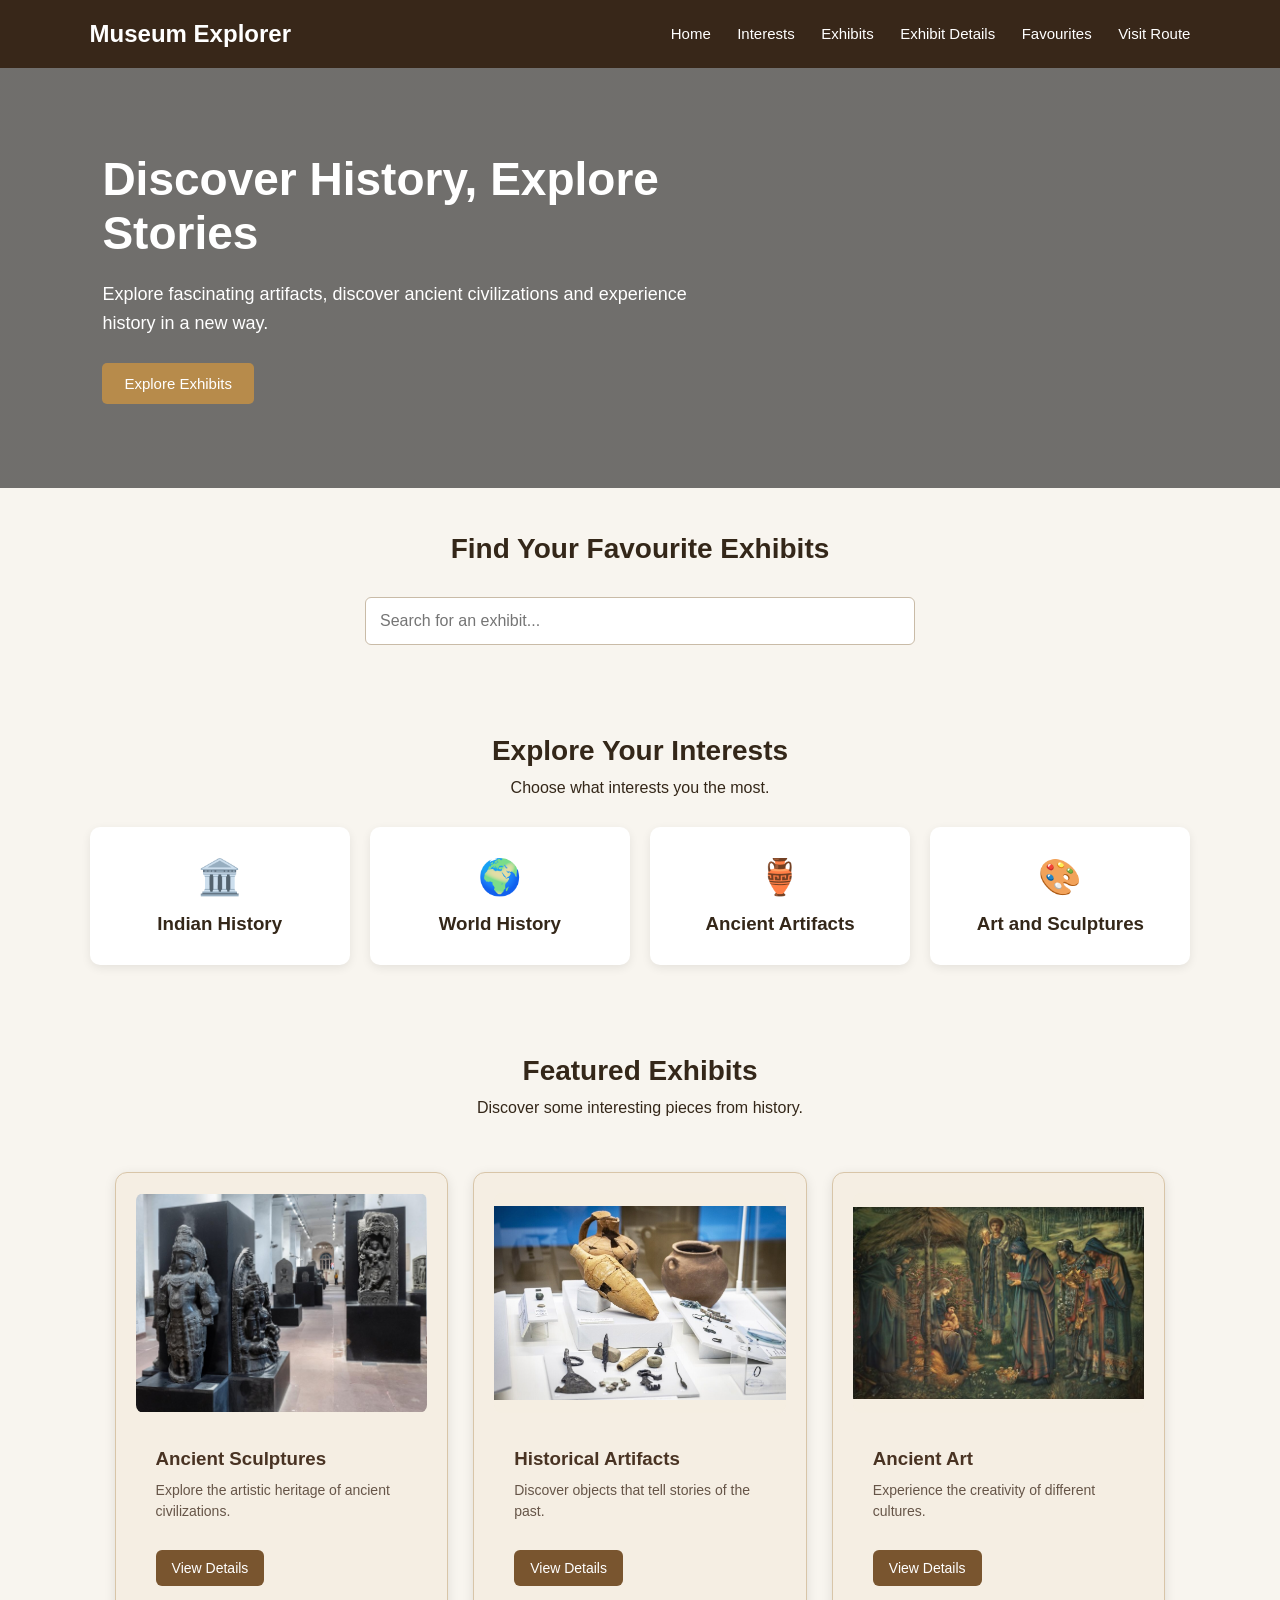
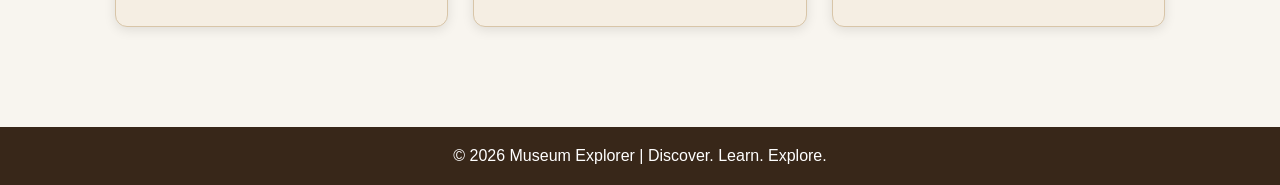
<file: index.html>
<!DOCTYPE html>
<html lang="en">
<head>
    <meta charset="UTF-8">
    <meta name="viewport" content="width=device-width, initial-scale=1.0">
    <title>Museum Visitor Experience</title>

    <link rel="stylesheet" href="style.css">
</head>
<body>

    <header>
        <div class="logo">Museum Explorer</div>

        <nav>
    <a href="index.html">Home</a>
    <a href="interests.html">Interests</a>
    <a href="recommendations.html">Exhibits</a>
    <a href="details.html">Exhibit Details</a>
    <a href="favourites.html">Favourites</a>
    <a href="route.html">Visit Route</a>


        </nav>
    </header>

    <section class="hero">
        <div class="hero-content">
            <h1>Discover History, Explore Stories</h1>

            <p>
                Explore fascinating artifacts, discover ancient
                civilizations and experience history in a new way.
            </p>

            <button onclick="exploreExhibits()">
                Explore Exhibits
            </button>
        </div>
    </section>

    <section class="search-section">
        <h2>Find Your Favourite Exhibits</h2>

        <input
            type="text"
            id="searchInput"
            placeholder="Search for an exhibit..."
            onkeyup="searchExhibits()"
        >
    </section>

    <section class="interests" id="interests">
        <h2>Explore Your Interests</h2>
        <p>Choose what interests you the most.</p>

        <div class="category-container">

            <div class="category-card">
                <span>🏛️</span>
                <h3>Indian History</h3>
            </div>

            <div class="category-card">
                <span>🌍</span>
                <h3>World History</h3>
            </div>

            <div class="category-card">
                <span>🏺</span>
                <h3>Ancient Artifacts</h3>
            </div>

            <div class="category-card">
                <span>🎨</span>
                <h3>Art and Sculptures</h3>
            </div>

        </div>
    </section>

    <section class="exhibits" id="exhibits">
        <h2>Featured Exhibits</h2>
        <p>Discover some interesting pieces from history.</p>

        <div class="exhibit-container">

            <div class="exhibit-card">
                <img src="sculpture.jpg"
                      alt="Ancient Sculptures">

                <div class="card-content">
                    <h3>Ancient Sculptures</h3>
                    <p>Explore the artistic heritage of ancient civilizations.</p>
                    <a href="details.html?exhibit=ashoka">View Details</a>
                </div>
            </div>

            <div class="exhibit-card">
                <img src="Historical artifacts.jpg"
                     alt="Historical artifacts">

                <div class="card-content">
                    <h3>Historical Artifacts</h3>
                    <p>Discover objects that tell stories of the past.</p>
                    <a href="details.html?exhibit=indus">View Details</a>
                </div>
            </div>

            <div class="exhibit-card">
                <img src="ancient-art.jpg"
                     alt="Ancient artwork">

                <div class="card-content">
                    <h3>Ancient Art</h3>
                    <p>Experience the creativity of different cultures.</p>
                    <a href="details.html?exhibit=mughal">View Details</a>
                </div>
            </div>

        </div>
    </section>

    <footer>
        <p>© 2026 Museum Explorer | Discover. Learn. Explore.</p>
    </footer>

    <script src="script.js"></script>

</body>
</html>
</file>
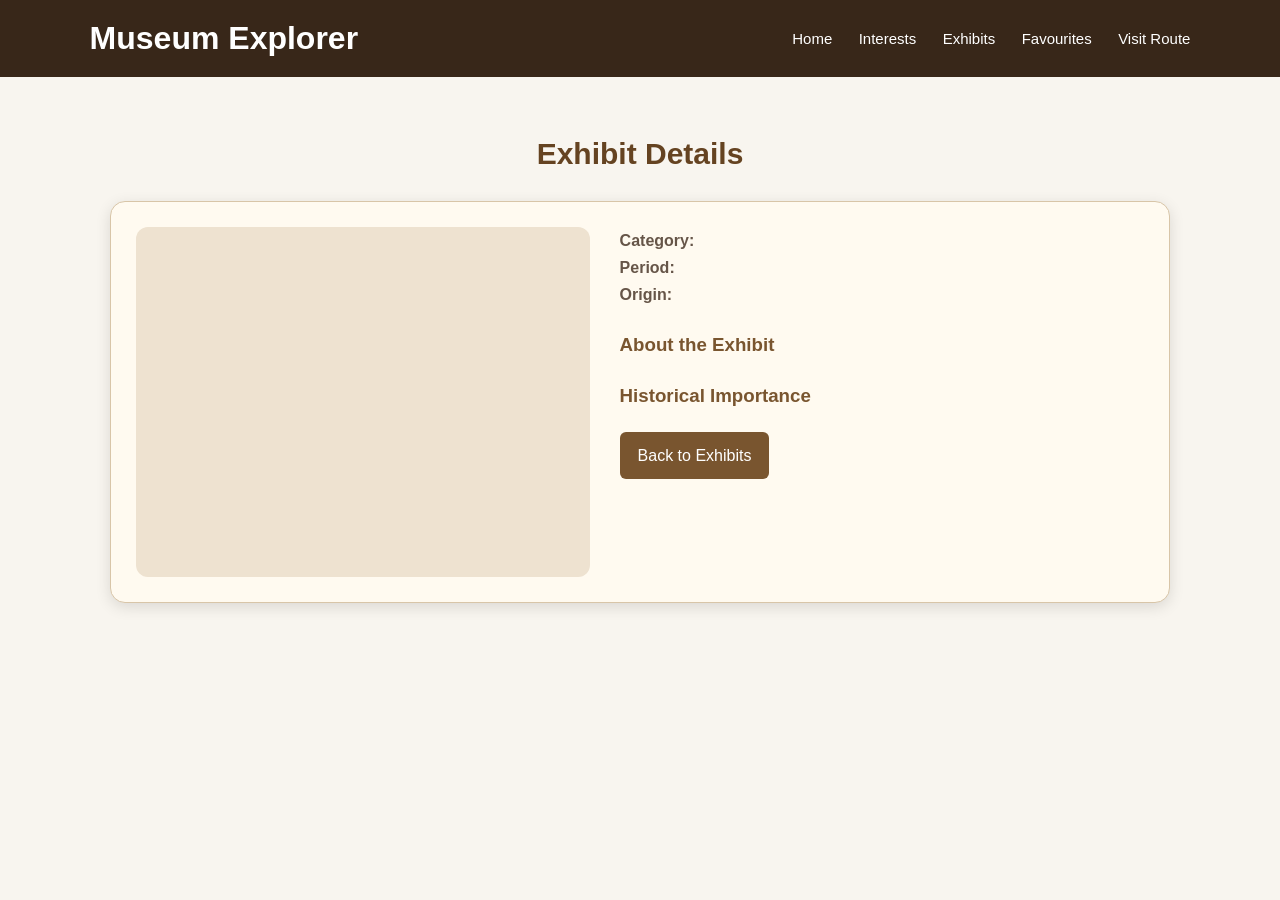
<file: details.html>
<!DOCTYPE html>
<html>
<head>
    <title>Exhibit Details - Museum Explorer</title>
    <link rel="stylesheet" href="style.css">
</head>
<body>

    <header>
        <h1>Museum Explorer</h1>

        <nav>
            <a href="index.html">Home</a>
            <a href="interests.html">Interests</a>
            <a href="recommendations.html">Exhibits</a>
            <a href="favourites.html">Favourites</a>
            <a href="route.html">Visit Route</a>
        </nav>
    </header>

    <section class="details-section">

        <h2 id="exhibit-name">Exhibit Details</h2>

        <div class="details-card">

            <div class="details-image" id="exhibit-image">
            </div>

            <div class="details-content">

                <h2 id="exhibit-title"></h2>

                <p><strong>Category:</strong> <span id="category"></span></p>

                <p><strong>Period:</strong> <span id="period"></span></p>

                <p><strong>Origin:</strong> <span id="origin"></span></p>

                <h3>About the Exhibit</h3>
                <p id="about"></p>

                <h3>Historical Importance</h3>
                <p id="importance"></p>

                <a href="recommendations.html" class="back-button">
                    Back to Exhibits
                </a>

            </div>
        </div>

    </section>

    <script src="script.js"></script>

</body>
</html>
</file>
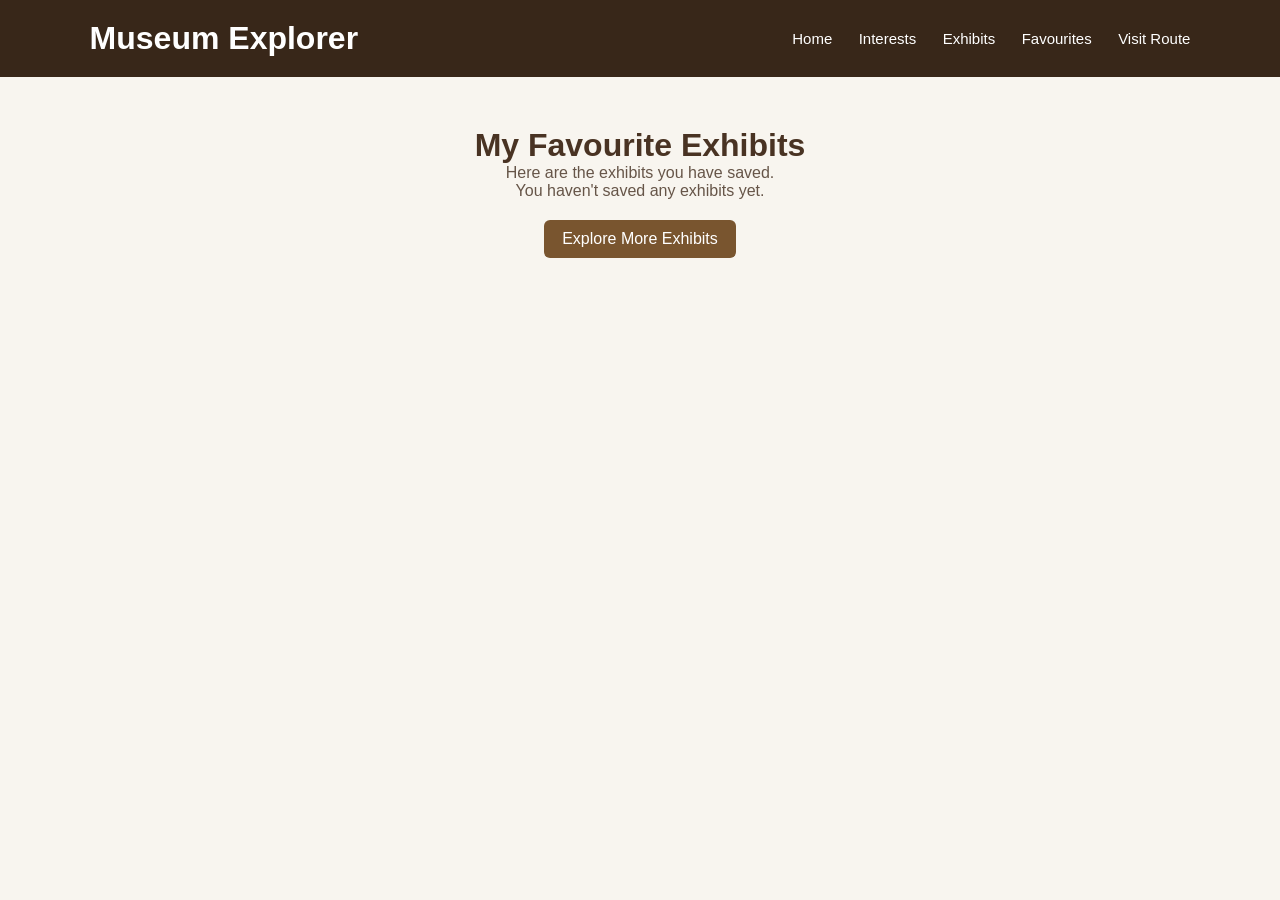
<file: favourites.html>
<!DOCTYPE html>
<html>
<head>
    <title>My Favourites - Museum Explorer</title>
    <link rel="stylesheet" href="style.css">
</head>
<body>

    <header>
        <h1>Museum Explorer</h1>

        <nav>
            <a href="index.html">Home</a>
            <a href="interests.html">Interests</a>
            <a href="recommendations.html">Exhibits</a>
            <a href="favourites.html">Favourites</a>
            <a href="route.html">Visit Route</a>
        </nav>
    </header>

    <section class="favourites-section">

        <h2>My Favourite Exhibits</h2>
        <p>Here are the exhibits you have saved.</p>

        <div id="favourite-list">
            <p id="empty-message">You haven't saved any exhibits yet.</p>
        </div>

        <a href="recommendations.html" class="back-button">
            Explore More Exhibits
        </a>

    </section>

    <script src="script.js"></script>

</body>
</html>
</file>
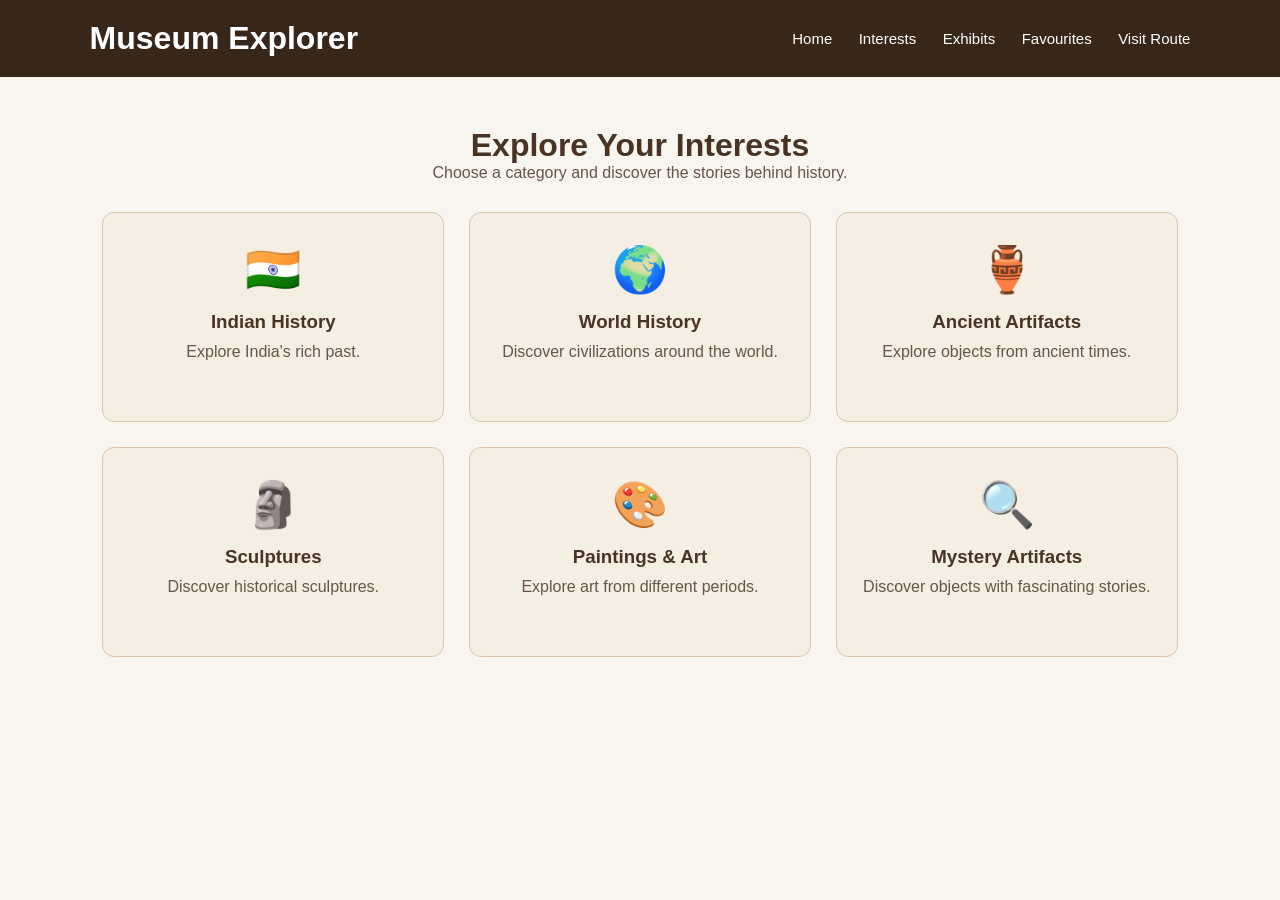
<file: interests.html>
<!DOCTYPE html>
<html>
<head>
    <title>Visitor Interests - Museum Explorer</title>
    <link rel="stylesheet" href="style.css">
</head>
<body>

    <header>
        <h1>Museum Explorer</h1>

        <nav>
            <a href="index.html">Home</a>
            <a href="interests.html">Interests</a>
            <a href="recommendations.html">Exhibits</a>
            <a href="favourites.html">Favourites</a>
            <a href="route.html">Visit Route</a>
        </nav>
    </header>

    <section class="interests-section">
        <h2>Explore Your Interests</h2>
        <p>Choose a category and discover the stories behind history.</p>

        <div class="interest-container">

            <a href="recommendations.html" class="interest-card">
                <span>🇮🇳</span>
                <h3>Indian History</h3>
                <p>Explore India's rich past.</p>
            </a>

            <a href="recommendations.html" class="interest-card">
                <span>🌍</span>
                <h3>World History</h3>
                <p>Discover civilizations around the world.</p>
            </a>

            <a href="recommendations.html" class="interest-card">
                <span>🏺</span>
                <h3>Ancient Artifacts</h3>
                <p>Explore objects from ancient times.</p>
            </a>

            <a href="recommendations.html" class="interest-card">
                <span>🗿</span>
                <h3>Sculptures</h3>
                <p>Discover historical sculptures.</p>
            </a>

            <a href="recommendations.html" class="interest-card">
                <span>🎨</span>
                <h3>Paintings & Art</h3>
                <p>Explore art from different periods.</p>
            </a>

            <a href="recommendations.html" class="interest-card">
                <span>🔍</span>
                <h3>Mystery Artifacts</h3>
                <p>Discover objects with fascinating stories.</p>
            </a>

        </div>
    </section>

</body>
</html>
</file>
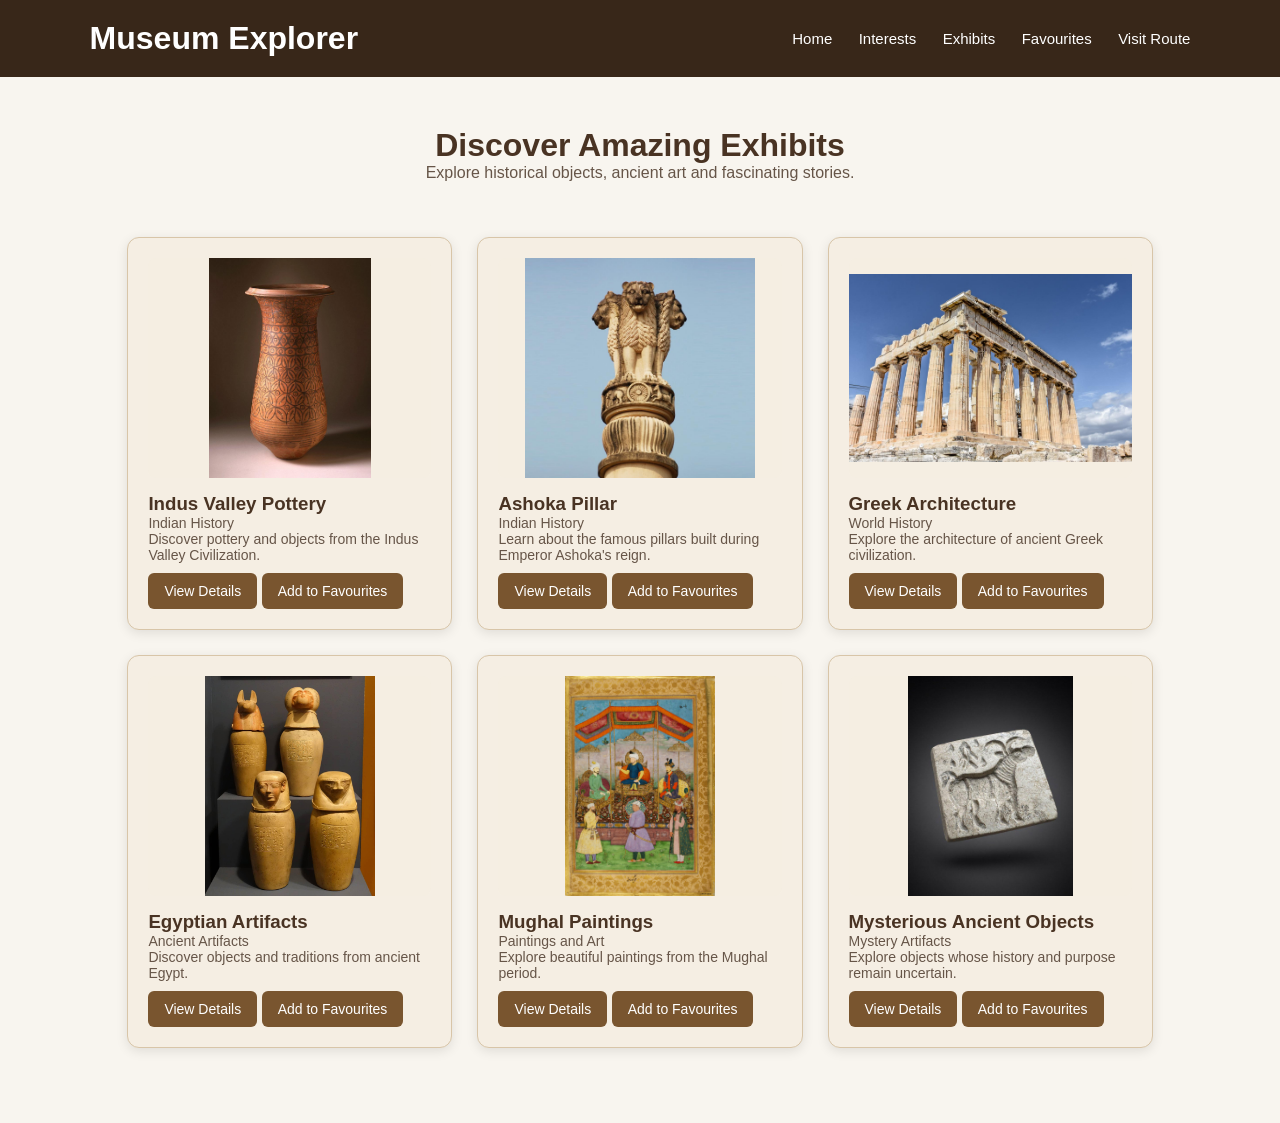
<file: recommendations.html>
<!DOCTYPE html>
<html>
<head>
    <title>Recommended Exhibits - Museum Explorer</title>
    <link rel="stylesheet" href="style.css">
</head>
<body>

    <header>
        <h1>Museum Explorer</h1>

        <nav>
            <a href="index.html">Home</a>
            <a href="interests.html">Interests</a>
            <a href="recommendations.html">Exhibits</a>
            <a href="favourites.html">Favourites</a>
            <a href="route.html">Visit Route</a>
        </nav>
    </header>

    <section class="exhibits-section">

        <h2>Discover Amazing Exhibits</h2>
        <p>Explore historical objects, ancient art and fascinating stories.</p>

        <div class="exhibit-container">

            <div class="exhibit-card">
                <img src="Indus valley.jpg" alt="Indus Valley Pottery">
                <h3>Indus Valley Pottery</h3>
                <p>Indian History</p>
                <p>Discover pottery and objects from the Indus Valley Civilization.</p>
                <a href="details.html?exhibit=indus">View Details</a>
                <button onclick="addToFavourites('Indus Valley Pottery')">
                Add to Favourites
                </button>
            </div>

            <div class="exhibit-card">
                <img src="Ashoka Pillar.jpg" alt="Ashoka Pillar">
                <h3>Ashoka Pillar</h3>
                <p>Indian History</p>
                <p>Learn about the famous pillars built during Emperor Ashoka's reign.</p>
                <a href="details.html?exhibit=ashoka">View Details</a>
                <button onclick="addToFavourites('Ashoka Pillar')">
                Add to Favourites
                </button>
            </div>

            <div class="exhibit-card">
                <img src="Greek.jpg" alt="Greek Architecture">
                <h3>Greek Architecture</h3>
                <p>World History</p>
                <p>Explore the architecture of ancient Greek civilization.</p>
                <a href="details.html?exhibit=greek">View Details</a>
                <button onclick="addToFavourites('Greek Architecture')">
                Add to Favourites
                </button>
                </div>

            <div class="exhibit-card">
                <img src="Egyptian artifacts.jpg" alt="Egyptian Artifacts">
                <h3>Egyptian Artifacts</h3>
                <p>Ancient Artifacts</p>
                <p>Discover objects and traditions from ancient Egypt.</p>
                <a href="details.html?exhibit=egypt">View Details</a>
                <button onclick="addToFavourites('Egyptian Artifacts')">
                Add to Favourites
                </button>
            </div>

            <div class="exhibit-card">
                <img src="Mughal painting.jpg" alt="Mughal Paintings">
                <h3>Mughal Paintings</h3>
                <p>Paintings and Art</p>
                <p>Explore beautiful paintings from the Mughal period.</p>
                <a href="details.html?exhibit=mughal">View Details</a>
                <button onclick="addToFavourites('Mughal Paintings')">
                Add to Favourites
                </button>
            </div>

            <div class="exhibit-card">
                <img src="Mystery.jpg" alt="Mystery Artifacts">
                <h3>Mysterious Ancient Objects</h3>
                <p>Mystery Artifacts</p>
                <p>Explore objects whose history and purpose remain uncertain.</p>
                <a href="details.html?exhibit=mystery">View Details</a>
                <button onclick="addToFavourites('Mysterious Ancient Objects')">
                Add to Favourites
                </button>
            </div>

        </div>
    </section>
<script src="script.js"></script>
</body>
</html>
</file>
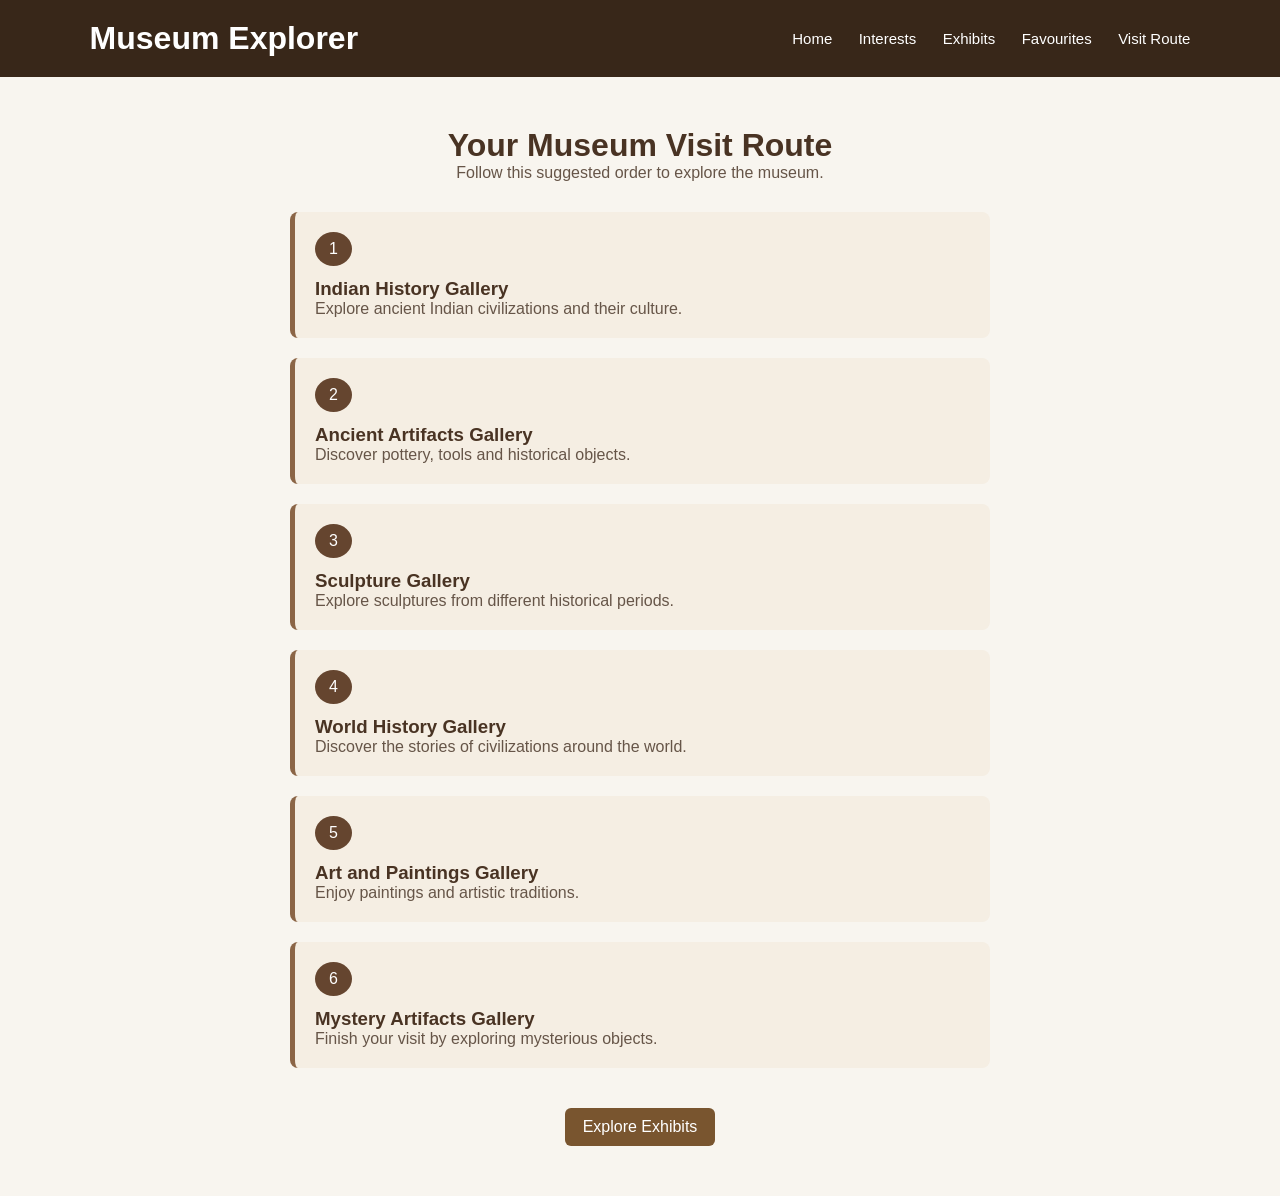
<file: route.html>
<!DOCTYPE html>
<html>
<head>
    <title>Visit Route - Museum Explorer</title>
    <link rel="stylesheet" href="style.css">
</head>
<body>

    <header>
        <h1>Museum Explorer</h1>

        <nav>
            <a href="index.html">Home</a>
            <a href="interests.html">Interests</a>
            <a href="recommendations.html">Exhibits</a>
            <a href="favourites.html">Favourites</a>
            <a href="route.html">Visit Route</a>
        </nav>
    </header>

    <section class="route-section">

        <h2>Your Museum Visit Route</h2>
        <p>Follow this suggested order to explore the museum.</p>

        <div class="route-container">

            <div class="route-card">
                <span>1</span>
                <h3>Indian History Gallery</h3>
                <p>Explore ancient Indian civilizations and their culture.</p>
            </div>

            <div class="route-card">
                <span>2</span>
                <h3>Ancient Artifacts Gallery</h3>
                <p>Discover pottery, tools and historical objects.</p>
            </div>

            <div class="route-card">
                <span>3</span>
                <h3>Sculpture Gallery</h3>
                <p>Explore sculptures from different historical periods.</p>
            </div>

            <div class="route-card">
                <span>4</span>
                <h3>World History Gallery</h3>
                <p>Discover the stories of civilizations around the world.</p>
            </div>

            <div class="route-card">
                <span>5</span>
                <h3>Art and Paintings Gallery</h3>
                <p>Enjoy paintings and artistic traditions.</p>
            </div>

            <div class="route-card">
                <span>6</span>
                <h3>Mystery Artifacts Gallery</h3>
                <p>Finish your visit by exploring mysterious objects.</p>
            </div>

        </div>

        <a href="recommendations.html" class="back-button">
            Explore Exhibits
        </a>

    </section>

</body>
</html>
</file>
<file: style.css>
/* Basic Page Styling */
* {
    margin: 0;
    padding: 0;
    box-sizing: border-box;
}

body {
    font-family: Arial, sans-serif;
    background-color: #f8f5ef;
    color: #342719;
}

/* Navigation Bar */
header {
    background-color: #382719;
    color: white;
    padding: 20px 7%;
    display: flex;
    justify-content: space-between;
    align-items: center;
}

.logo {
    font-size: 24px;
    font-weight: bold;
}

nav a {
    color: white;
    text-decoration: none;
    margin-left: 22px;
    font-size: 15px;
}

nav a:hover {
    color: #e5bd76;
}

/* Welcome Banner */
.hero {
    min-height: 420px;
    background:
        linear-gradient(rgba(0,0,0,0.55), rgba(0,0,0,0.55)),
        url("https://images.unsplash.com/photo-1564399579883-451a5d44ec08?w=1600");

    background-size: cover;
    background-position: center;

    display: flex;
    align-items: center;
    padding: 50px 8%;
    color: white;
}

.hero-content {
    max-width: 600px;
}

.hero h1 {
    font-size: 46px;
    margin-bottom: 20px;
}

.hero p {
    font-size: 18px;
    line-height: 1.6;
    margin-bottom: 25px;
}

button {
    background-color: #b78b4b;
    color: white;
    border: none;
    padding: 12px 22px;
    border-radius: 5px;
    cursor: pointer;
    font-size: 15px;
}

button:hover {
    background-color: #8e6632;
}

/* Search Section */
.search-section {
    text-align: center;
    padding: 45px 20px;
}

.search-section h2,
.interests h2,
.exhibits h2 {
    font-size: 28px;
    margin-bottom: 12px;
}

#searchInput {
    width: 60%;
    max-width: 550px;
    padding: 14px;
    margin-top: 20px;
    border: 1px solid #c9bba7;
    border-radius: 6px;
    font-size: 16px;
}

/* Interests Section */
.interests,
.exhibits {
    padding: 45px 7%;
    text-align: center;
}

.category-container {
    display: grid;
    grid-template-columns: repeat(4, 1fr);
    gap: 20px;
    margin-top: 30px;
}

.category-card {
    background-color: white;
    padding: 30px 15px;
    border-radius: 10px;
    box-shadow: 0 3px 10px rgba(0,0,0,0.08);
}

.category-card span {
    font-size: 35px;
}

.category-card h3 {
    margin-top: 15px;
}

/* Exhibit Cards */
.exhibit-container {
    display: grid;
    grid-template-columns: repeat(3, 1fr);
    gap: 25px;
    margin-top: 30px;
    text-align: left;
}

.exhibit-card {
    background-color: white;
    border-radius: 10px;
    overflow: hidden;
    box-shadow: 0 3px 12px rgba(0,0,0,0.10);
}

.exhibit-card img {
    width: 100%;
    height: 210px;
    object-fit: cover;
}

.card-content {
    padding: 20px;
}

.card-content h3 {
    margin-bottom: 10px;
}

.card-content p {
    line-height: 1.5;
    margin-bottom: 18px;
}

/* Footer */
footer {
    background-color: #382719;
    color: white;
    text-align: center;
    padding: 20px;
    margin-top: 30px;
}

/* Mobile Responsive Design */
@media (max-width: 768px) {

    header {
        flex-direction: column;
        gap: 18px;
    }

    nav {
        display: flex;
        flex-wrap: wrap;
        justify-content: center;
        gap: 12px;
    }

    nav a {
        margin: 0;
    }

    .hero h1 {
        font-size: 34px;
    }

    .category-container,
    .exhibit-container {
        grid-template-columns: 1fr;
    }

    #searchInput {
        width: 90%;
    }
}


/* Visitor Interests Page */

.interests-section {
    padding: 50px 8%;
    text-align: center;
}

.interests-section h2 {
    font-size: 32px;
    color: #493323;
}

.interests-section p {
    color: #665548;
    margin-bottom: 30px;
}

.interest-container {
    display: grid;
    grid-template-columns: repeat(3, 1fr);
    gap: 25px;
}

.interest-card {
    background-color: #f5eee3;
    padding: 30px 20px;
    border-radius: 12px;
    text-decoration: none;
    color: #493323;
    border: 1px solid #d8c5a8;
    transition: 0.3s;
}

.interest-card span {
    font-size: 45px;
}

.interest-card h3 {
    margin: 15px 0 10px;
}

.interest-card:hover {
    background-color: #e7d5b8;
    transform: translateY(-5px);
}

/* Mobile screen */

@media (max-width: 700px) {
    .interest-container {
        grid-template-columns: 1fr;
    }
}


/* Recommended Exhibits Page */

.exhibits-section {
    padding: 50px 8%;
    text-align: center;
}

.exhibits-section h2 {
    font-size: 32px;
    color: #493323;
}

.exhibits-section > p {
    color: #665548;
    margin-bottom: 30px;
}

.exhibit-container {
    display: grid;
    grid-template-columns: repeat(3, 1fr);
    gap: 25px;
}

.exhibit-card {
    background-color: #f5eee3;
    padding: 20px;
    border-radius: 12px;
    border: 1px solid #d8c5a8;
    text-align: left;
}

.exhibit-image {
    background-color: #e7d5b8;
    height: 150px;
    display: flex;
    justify-content: center;
    align-items: center;
    font-size: 65px;
    border-radius: 8px;
}

.exhibit-card h3 {
    color: #493323;
    margin-top: 15px;
}

.exhibit-card p {
    color: #665548;
    font-size: 14px;
}

.exhibit-card a {
    display: inline-block;
    background-color: #65452f;
    color: white;
    padding: 9px 15px;
    text-decoration: none;
    border-radius: 5px;
    margin-top: 10px;
}

.exhibit-card a:hover {
    background-color: #8b6546;
}

@media (max-width: 700px) {
    .exhibit-container {
        grid-template-columns: 1fr;
    }
}


/* Exhibit Details Page */

.details-section {
    padding: 40px 8%;
}

.details-section > h2 {
    text-align: center;
    color: #493323;
    margin-bottom: 30px;
}

.details-card {
    display: flex;
    gap: 30px;
    background-color: #f5eee3;
    padding: 25px;
    border-radius: 12px;
    border: 1px solid #d8c5a8;
}

.details-image {
    width: 40%;
    min-height: 300px;
    background-color: #e7d5b8;
    display: flex;
    justify-content: center;
    align-items: center;
    font-size: 100px;
    border-radius: 10px;
}

.details-content {
    flex: 1;
    color: #493323;
}

.details-content p {
    line-height: 1.7;
    color: #665548;
}

.back-button {
    display: inline-block;
    background-color: #65452f;
    color: white;
    padding: 10px 18px;
    text-decoration: none;
    border-radius: 5px;
    margin-top: 15px;
}

.back-button:hover {
    background-color: #8b6546;
}

@media (max-width: 700px) {
    .details-card {
        flex-direction: column;
    }

    .details-image {
        width: 100%;
    }
}


/* Favourites Page */

.favourites-section {
    padding: 50px 8%;
    text-align: center;
}

.favourites-section h2 {
    color: #493323;
    font-size: 32px;
}

.favourites-section p {
    color: #665548;
}

.favourite-card {
    background-color: #f5eee3;
    padding: 20px;
    margin: 20px auto;
    max-width: 500px;
    border: 1px solid #d8c5a8;
    border-radius: 10px;
}

.favourite-card h3 {
    color: #493323;
}

.favourite-card button {
    background-color: #65452f;
    color: white;
    border: none;
    padding: 9px 15px;
    border-radius: 5px;
    cursor: pointer;
}


/* Visit Route Page */

.route-section {
    padding: 50px 8%;
    text-align: center;
}

.route-section h2 {
    color: #493323;
    font-size: 32px;
}

.route-section > p {
    color: #665548;
    margin-bottom: 30px;
}

.route-container {
    max-width: 700px;
    margin: auto;
    text-align: left;
}

.route-card {
    background-color: #f5eee3;
    padding: 20px;
    margin-bottom: 20px;
    border-left: 5px solid #8b6546;
    border-radius: 8px;
}

.route-card span {
    display: inline-block;
    background-color: #65452f;
    color: white;
    padding: 8px 14px;
    border-radius: 50%;
}

.route-card h3 {
    color: #493323;
    margin-top: 12px;
}

.route-card p {
    color: #665548;
}

@media (max-width: 700px) {
    .route-section {
        padding: 30px 5%;
    }
}

.exhibit-card img {
    width: 100%;
    height: 220px;
    object-fit: contain;
    object-position: center;
    display: block;
    border-radius: 8px;
    background-color: #f5eee2;
}

.exhibit-container {
    display: grid;
    grid-template-columns: repeat(3, 1fr);
    gap: 25px;
    padding: 25px;
}

@media (max-width: 768px) {
    .exhibit-container {
        grid-template-columns: repeat(2, 1fr);
    }
}

@media (max-width: 500px) {
    .exhibit-container {
        grid-template-columns: 1fr;
    }
}

.exhibit-card a,
.exhibit-card button {
    display: inline-block;
    background-color: #79552f;
    color: white;
    padding: 10px 16px;
    border: none;
    border-radius: 6px;
    text-decoration: none;
    cursor: pointer;
    margin-top: 10px;
    font-size: 14px;
}

.exhibit-card a:hover,
.exhibit-card button:hover {
    background-color: #4e351d;
}

/* EXHIBIT DETAILS PAGE */

.details-section {
    max-width: 1100px;
    margin: 40px auto;
    padding: 20px;
}

.details-section > h2 {
    text-align: center;
    color: #654321;
    font-size: 30px;
    margin-bottom: 30px;
}

.details-card {
    display: flex;
    gap: 30px;
    background-color: #fffaf0;
    padding: 25px;
    border-radius: 15px;
    box-shadow: 0 4px 15px rgba(0,0,0,0.12);
}

.details-image {
    width: 45%;
    min-height: 350px;
    background-color: #eee2d0;
    border-radius: 12px;
    display: flex;
    align-items: center;
    justify-content: center;
    font-size: 80px;
}

.details-content {
    width: 55%;
    line-height: 1.7;
}

.details-content h2 {
    color: #654321;
    font-size: 28px;
}

.details-content h3 {
    color: #79552f;
    margin-top: 20px;
}

.back-button {
    display: inline-block;
    background-color: #79552f;
    color: white;
    padding: 10px 18px;
    border-radius: 6px;
    text-decoration: none;
    margin-top: 20px;
}

.back-button:hover {
    background-color: #4e351d;
}

@media (max-width: 700px) {
    .details-card {
        flex-direction: column;
    }

    .details-image,
    .details-content {
        width: 100%;
    }
}

.details-image {
    width: 45%;
    min-height: 350px;
    background-color: #eee2d0;
    border-radius: 12px;
    overflow: hidden;
}

.details-image img {
    width: 100%;
    height: 350px;
    object-fit: contain;
    display: block;
}
</file>
